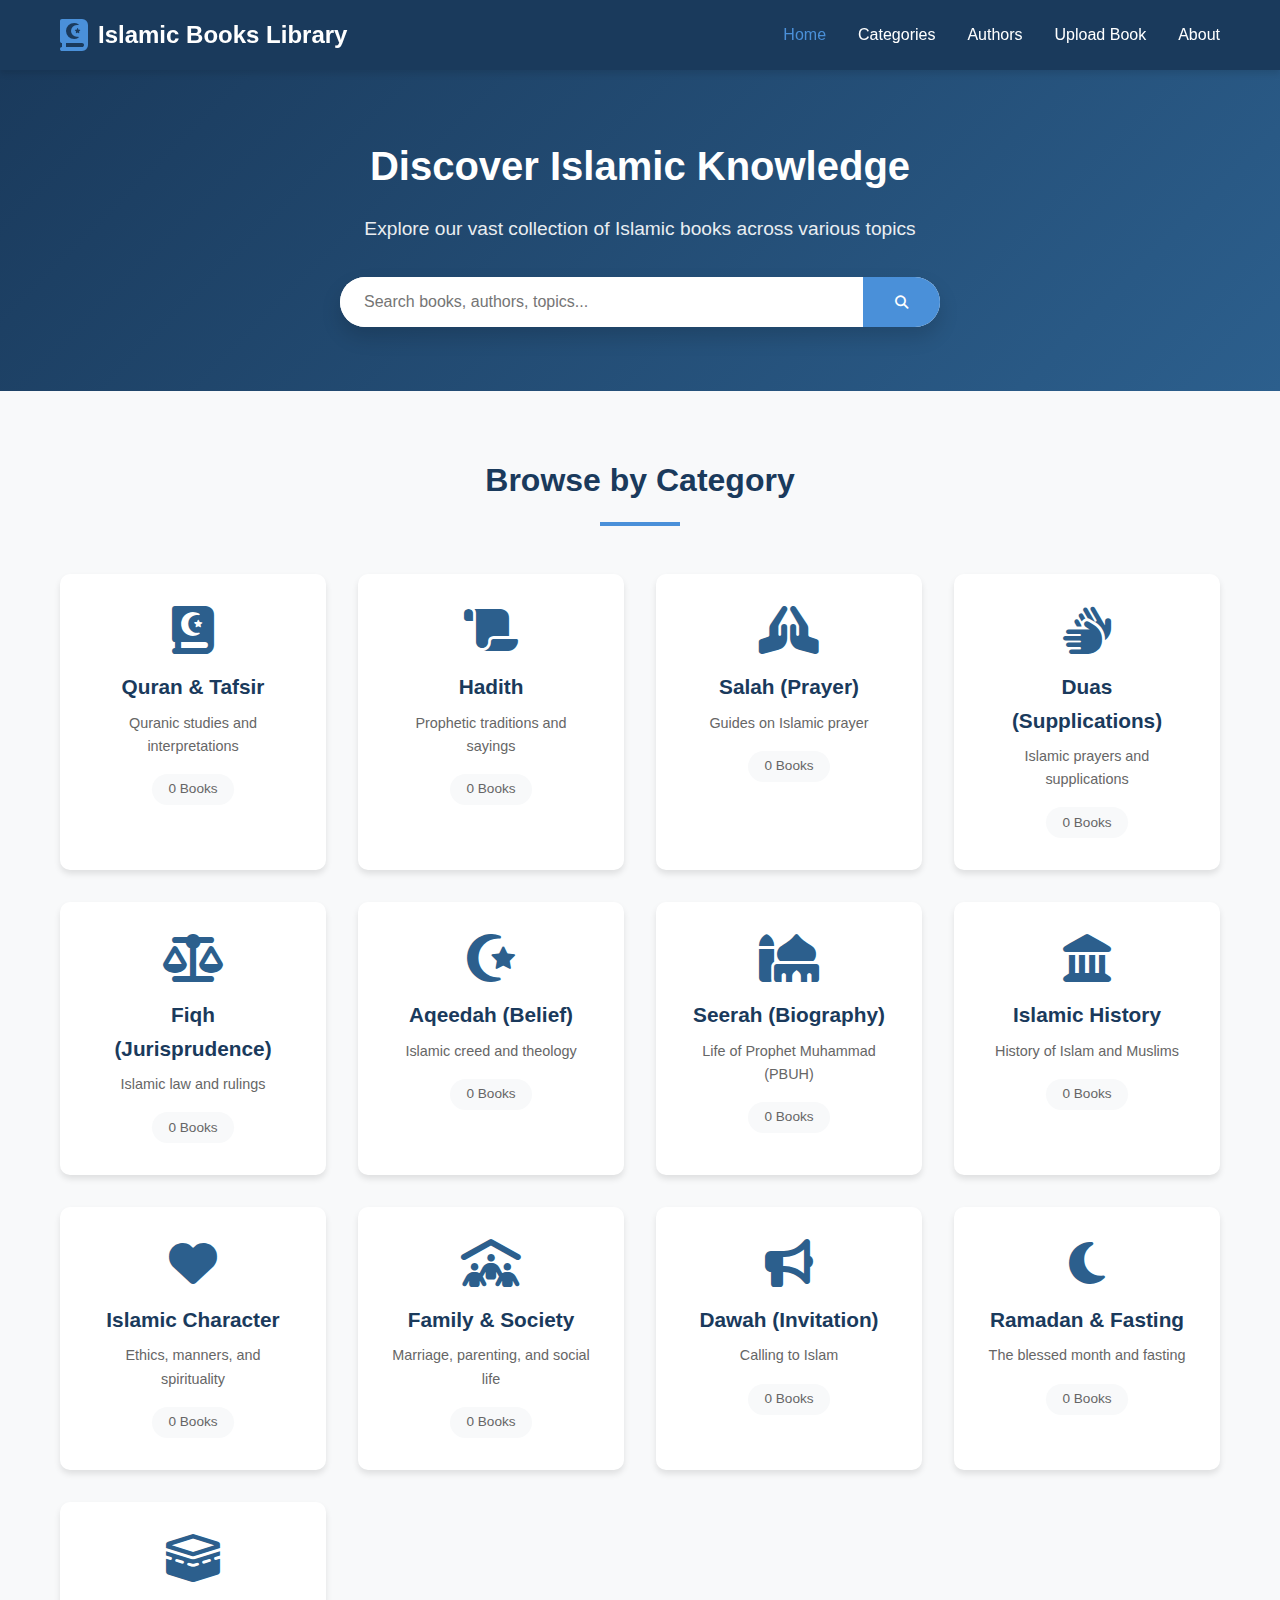
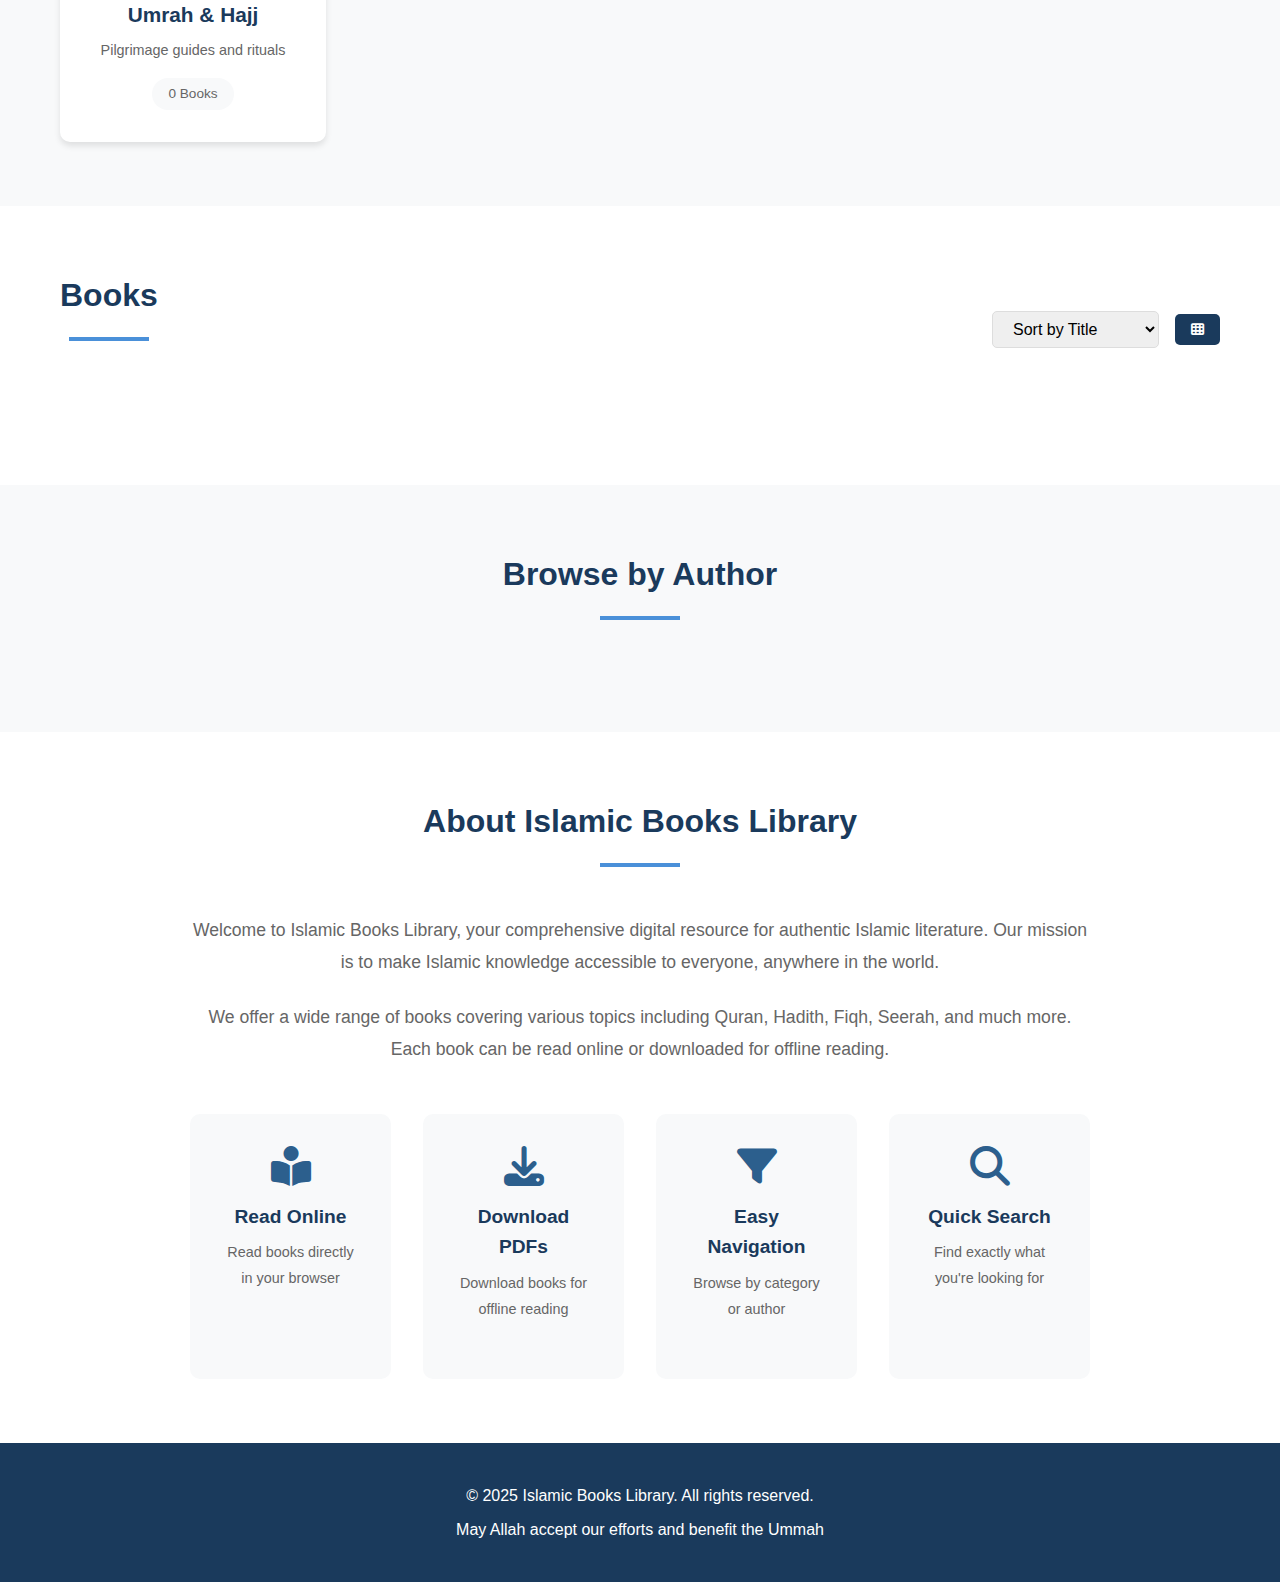
<file: index.html>
<!DOCTYPE html>
<html lang="en" dir="ltr">
<head>
    <meta charset="UTF-8">
    <meta name="viewport" content="width=device-width, initial-scale=1.0">
    <title>Islamic Books Library</title>
    <link rel="stylesheet" href="styles.css">
    <link rel="stylesheet" href="https://cdnjs.cloudflare.com/ajax/libs/font-awesome/6.4.0/css/all.min.css">
</head>
<body>
    <!-- Header -->
    <header>
        <div class="container">
            <div class="logo">
                <i class="fas fa-book-quran"></i>
                <h1>Islamic Books Library</h1>
            </div>
            <nav>
                <ul>
                    <li><a href="#home" class="active">Home</a></li>
                    <li><a href="#categories">Categories</a></li>
                    <li><a href="#authors">Authors</a></li>
                    <li><a href="upload.html">Upload Book</a></li>
                    <li><a href="#about">About</a></li>
                </ul>
            </nav>
        </div>
    </header>

    <!-- Hero Section -->
    <section id="home" class="hero">
        <div class="container">
            <div class="hero-content">
                <h2>Discover Islamic Knowledge</h2>
                <p>Explore our vast collection of Islamic books across various topics</p>
                <div class="search-box">
                    <input type="text" id="searchInput" placeholder="Search books, authors, topics...">
                    <button id="searchBtn"><i class="fas fa-search"></i></button>
                </div>
            </div>
        </div>
    </section>

    <!-- Categories Section -->
    <section id="categories" class="categories">
        <div class="container">
            <h2 class="section-title">Browse by Category</h2>
            <div class="category-grid">
                <div class="category-card" data-category="quran">
                    <i class="fas fa-book-quran"></i>
                    <h3>Quran & Tafsir</h3>
                    <p>Quranic studies and interpretations</p>
                    <span class="book-count">0 Books</span>
                </div>
                <div class="category-card" data-category="hadith">
                    <i class="fas fa-scroll"></i>
                    <h3>Hadith</h3>
                    <p>Prophetic traditions and sayings</p>
                    <span class="book-count">0 Books</span>
                </div>
                <div class="category-card" data-category="salah">
                    <i class="fas fa-hands-praying"></i>
                    <h3>Salah (Prayer)</h3>
                    <p>Guides on Islamic prayer</p>
                    <span class="book-count">0 Books</span>
                </div>
                <div class="category-card" data-category="duas">
                    <i class="fas fa-hands"></i>
                    <h3>Duas (Supplications)</h3>
                    <p>Islamic prayers and supplications</p>
                    <span class="book-count">0 Books</span>
                </div>
                <div class="category-card" data-category="fiqh">
                    <i class="fas fa-balance-scale"></i>
                    <h3>Fiqh (Jurisprudence)</h3>
                    <p>Islamic law and rulings</p>
                    <span class="book-count">0 Books</span>
                </div>
                <div class="category-card" data-category="aqeedah">
                    <i class="fas fa-star-and-crescent"></i>
                    <h3>Aqeedah (Belief)</h3>
                    <p>Islamic creed and theology</p>
                    <span class="book-count">0 Books</span>
                </div>
                <div class="category-card" data-category="seerah">
                    <i class="fas fa-mosque"></i>
                    <h3>Seerah (Biography)</h3>
                    <p>Life of Prophet Muhammad (PBUH)</p>
                    <span class="book-count">0 Books</span>
                </div>
                <div class="category-card" data-category="history">
                    <i class="fas fa-landmark"></i>
                    <h3>Islamic History</h3>
                    <p>History of Islam and Muslims</p>
                    <span class="book-count">0 Books</span>
                </div>
                <div class="category-card" data-category="character">
                    <i class="fas fa-heart"></i>
                    <h3>Islamic Character</h3>
                    <p>Ethics, manners, and spirituality</p>
                    <span class="book-count">0 Books</span>
                </div>
                <div class="category-card" data-category="family">
                    <i class="fas fa-people-roof"></i>
                    <h3>Family & Society</h3>
                    <p>Marriage, parenting, and social life</p>
                    <span class="book-count">0 Books</span>
                </div>
                <div class="category-card" data-category="dawah">
                    <i class="fas fa-bullhorn"></i>
                    <h3>Dawah (Invitation)</h3>
                    <p>Calling to Islam</p>
                    <span class="book-count">0 Books</span>
                </div>
                <div class="category-card" data-category="ramadan">
                    <i class="fas fa-moon"></i>
                    <h3>Ramadan & Fasting</h3>
                    <p>The blessed month and fasting</p>
                    <span class="book-count">0 Books</span>
                </div>
                <div class="category-card" data-category="umrah">
                    <i class="fas fa-kaaba"></i>
                    <h3>Umrah & Hajj</h3>
                    <p>Pilgrimage guides and rituals</p>
                    <span class="book-count">0 Books</span>
                </div>
            </div>
        </div>
    </section>

    <!-- Books Display Section -->
    <section id="books" class="books-section">
        <div class="container">
            <div class="section-header">
                <h2 class="section-title">Books</h2>
                <div class="filter-controls">
                    <select id="sortBy">
                        <option value="title">Sort by Title</option>
                        <option value="author">Sort by Author</option>
                        <option value="recent">Recently Added</option>
                    </select>
                    <button id="viewToggle" class="view-toggle">
                        <i class="fas fa-th"></i>
                    </button>
                </div>
            </div>
            <div id="booksContainer" class="books-grid">
                <!-- Books will be dynamically inserted here -->
            </div>
        </div>
    </section>

    <!-- Authors Section -->
    <section id="authors" class="authors-section">
        <div class="container">
            <h2 class="section-title">Browse by Author</h2>
            <div id="authorsContainer" class="authors-grid">
                <!-- Authors will be dynamically inserted here -->
            </div>
        </div>
    </section>

    <!-- About Section -->
    <section id="about" class="about-section">
        <div class="container">
            <h2 class="section-title">About Islamic Books Library</h2>
            <div class="about-content">
                <p>Welcome to Islamic Books Library, your comprehensive digital resource for authentic Islamic literature. Our mission is to make Islamic knowledge accessible to everyone, anywhere in the world.</p>
                <p>We offer a wide range of books covering various topics including Quran, Hadith, Fiqh, Seerah, and much more. Each book can be read online or downloaded for offline reading.</p>
                <div class="features">
                    <div class="feature">
                        <i class="fas fa-book-reader"></i>
                        <h3>Read Online</h3>
                        <p>Read books directly in your browser</p>
                    </div>
                    <div class="feature">
                        <i class="fas fa-download"></i>
                        <h3>Download PDFs</h3>
                        <p>Download books for offline reading</p>
                    </div>
                    <div class="feature">
                        <i class="fas fa-filter"></i>
                        <h3>Easy Navigation</h3>
                        <p>Browse by category or author</p>
                    </div>
                    <div class="feature">
                        <i class="fas fa-search"></i>
                        <h3>Quick Search</h3>
                        <p>Find exactly what you're looking for</p>
                    </div>
                </div>
            </div>
        </div>
    </section>

    <!-- Book Modal for Reading -->
    <div id="bookModal" class="modal">
        <div class="modal-content">
            <div class="modal-header">
                <h2 id="modalBookTitle"></h2>
                <span class="close">&times;</span>
            </div>
            <div class="modal-body">
                <iframe id="pdfViewer" src=""></iframe>
            </div>
            <div class="modal-footer">
                <button id="downloadBtn" class="btn-primary">
                    <i class="fas fa-download"></i> Download PDF
                </button>
            </div>
        </div>
    </div>

    <!-- Footer -->
    <footer>
        <div class="container">
            <p>&copy; 2025 Islamic Books Library. All rights reserved.</p>
            <p>May Allah accept our efforts and benefit the Ummah</p>
        </div>
    </footer>

    <script src="script.js"></script>
</body>
</html>
</file>
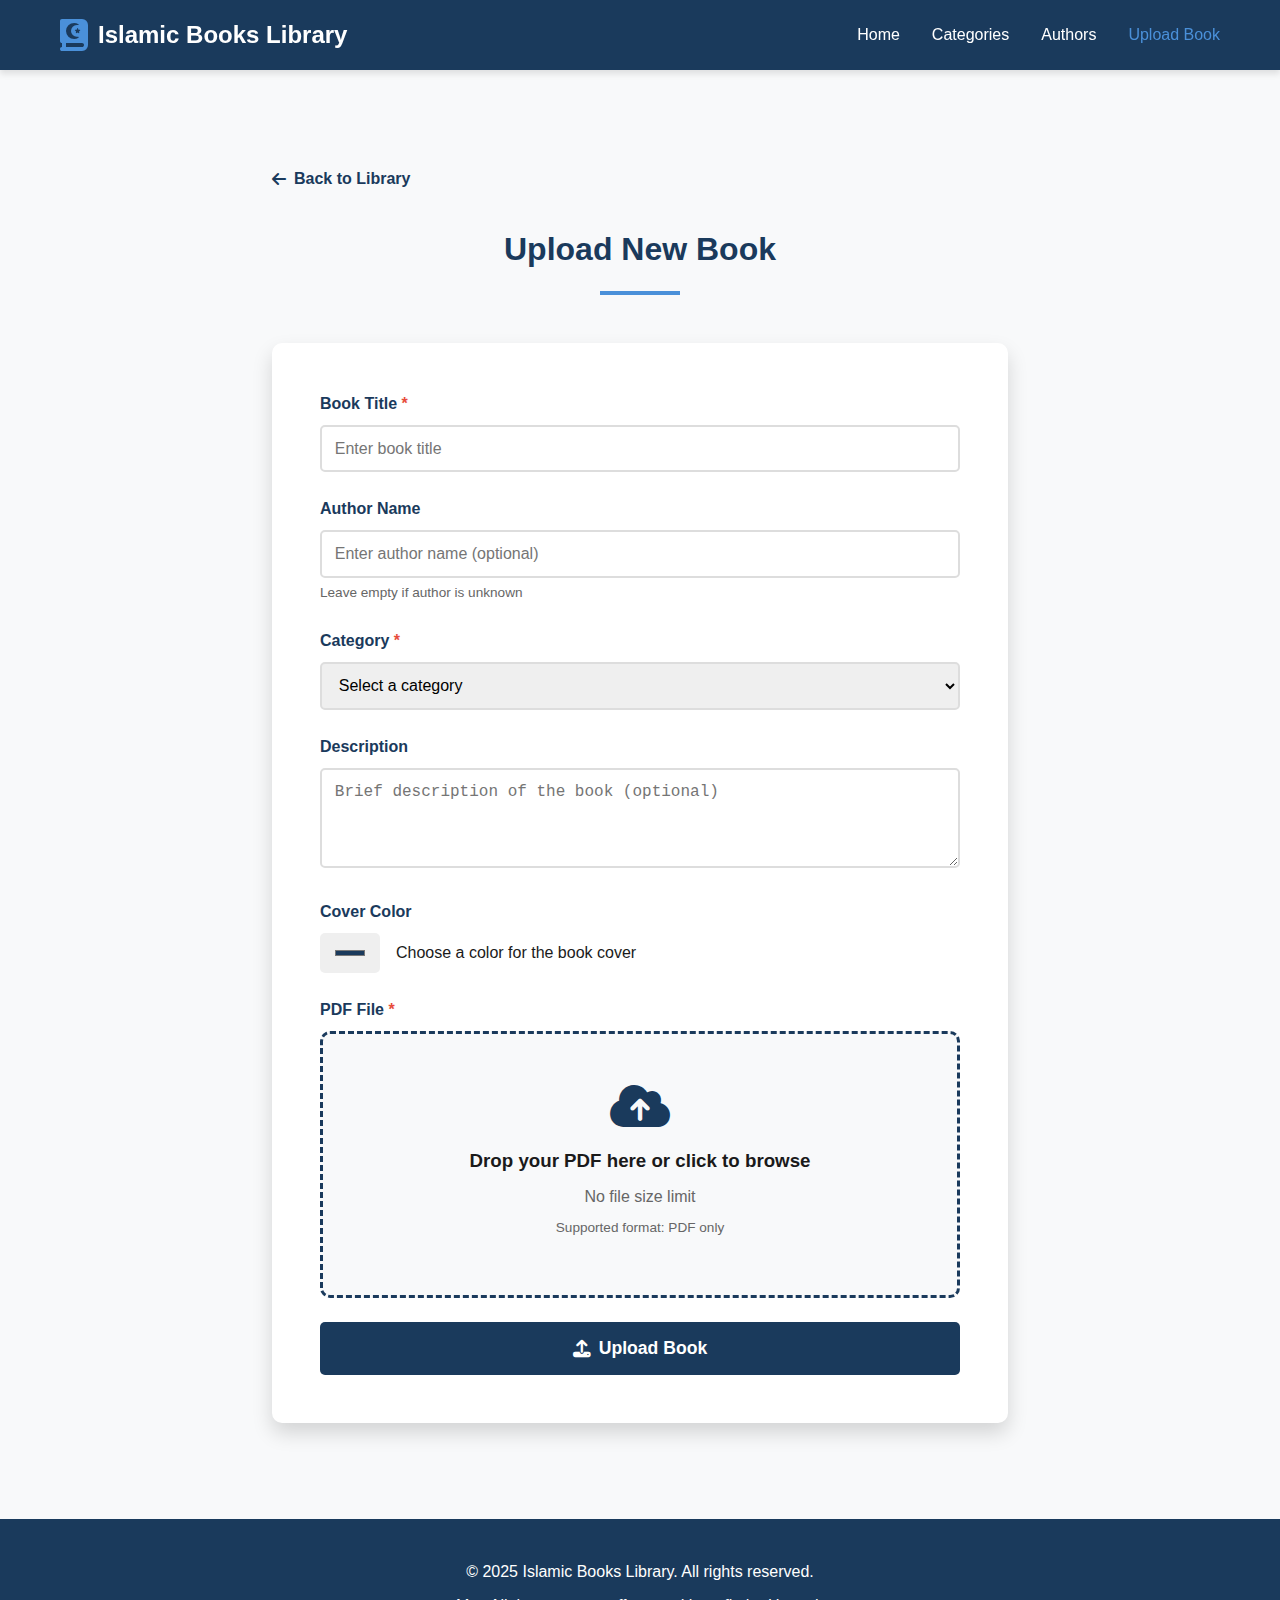
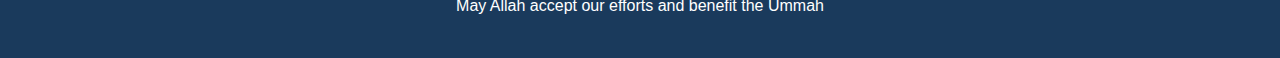
<file: upload.html>
<!DOCTYPE html>
<html lang="en" dir="ltr">
<head>
    <meta charset="UTF-8">
    <meta name="viewport" content="width=device-width, initial-scale=1.0">
    <title>Upload Books - Islamic Books Library</title>
    <link rel="stylesheet" href="styles.css">
    <link rel="stylesheet" href="https://cdnjs.cloudflare.com/ajax/libs/font-awesome/6.4.0/css/all.min.css">
    <style>
        .upload-container {
            max-width: 800px;
            margin: 0 auto;
            padding: 2rem;
        }

        .upload-form {
            background: var(--white);
            padding: 3rem;
            border-radius: 10px;
            box-shadow: var(--shadow-lg);
        }

        .form-group {
            margin-bottom: 1.5rem;
        }

        .form-group label {
            display: block;
            margin-bottom: 0.5rem;
            color: var(--primary-color);
            font-weight: 600;
            font-size: 1rem;
        }

        .form-group label .required {
            color: #e74c3c;
        }

        .form-group input,
        .form-group select,
        .form-group textarea {
            width: 100%;
            padding: 0.8rem;
            border: 2px solid #ddd;
            border-radius: 5px;
            font-size: 1rem;
            transition: border-color 0.3s;
        }

        .form-group input:focus,
        .form-group select:focus,
        .form-group textarea:focus {
            outline: none;
            border-color: var(--primary-color);
        }

        .form-group textarea {
            resize: vertical;
            min-height: 100px;
        }

        .file-upload-area {
            border: 3px dashed var(--primary-color);
            border-radius: 10px;
            padding: 3rem;
            text-align: center;
            background: var(--bg-light);
            cursor: pointer;
            transition: all 0.3s;
        }

        .file-upload-area:hover {
            background: #e8f4f8;
            border-color: var(--secondary-color);
        }

        .file-upload-area.dragover {
            background: #d4e9f7;
            border-color: var(--accent-color);
        }

        .file-upload-area i {
            font-size: 3rem;
            color: var(--primary-color);
            margin-bottom: 1rem;
        }

        .file-upload-area p {
            color: var(--text-light);
            margin: 0.5rem 0;
        }

        .file-input {
            display: none;
        }

        .file-info {
            margin-top: 1rem;
            padding: 1rem;
            background: var(--bg-light);
            border-radius: 5px;
            display: none;
        }

        .file-info.active {
            display: block;
        }

        .file-info .file-name {
            color: var(--primary-color);
            font-weight: 600;
            margin-bottom: 0.5rem;
        }

        .file-info .file-size {
            color: var(--text-light);
            font-size: 0.9rem;
        }

        .color-picker-group {
            display: flex;
            gap: 1rem;
            align-items: center;
        }

        .color-picker-group input[type="color"] {
            width: 60px;
            height: 40px;
            border: none;
            border-radius: 5px;
            cursor: pointer;
        }

        .color-preview {
            width: 100px;
            height: 40px;
            border-radius: 5px;
            border: 2px solid #ddd;
        }

        .btn-submit {
            width: 100%;
            padding: 1rem;
            background: var(--primary-color);
            color: var(--white);
            border: none;
            border-radius: 5px;
            font-size: 1.1rem;
            font-weight: 600;
            cursor: pointer;
            transition: background 0.3s;
            display: flex;
            align-items: center;
            justify-content: center;
            gap: 0.5rem;
        }

        .btn-submit:hover {
            background: var(--secondary-color);
        }

        .btn-submit:disabled {
            background: #ccc;
            cursor: not-allowed;
        }

        .success-message {
            background: #d4edda;
            color: #155724;
            padding: 1rem;
            border-radius: 5px;
            margin-bottom: 1rem;
            display: none;
        }

        .success-message.active {
            display: block;
        }

        .error-message {
            background: #f8d7da;
            color: #721c24;
            padding: 1rem;
            border-radius: 5px;
            margin-bottom: 1rem;
            display: none;
        }

        .error-message.active {
            display: block;
        }

        .back-link {
            display: inline-flex;
            align-items: center;
            gap: 0.5rem;
            color: var(--primary-color);
            text-decoration: none;
            margin-bottom: 2rem;
            font-weight: 600;
            transition: color 0.3s;
        }

        .back-link:hover {
            color: var(--secondary-color);
        }

        .helper-text {
            font-size: 0.85rem;
            color: var(--text-light);
            margin-top: 0.3rem;
        }
    </style>
</head>
<body>
    <!-- Header -->
    <header>
        <div class="container">
            <div class="logo">
                <i class="fas fa-book-quran"></i>
                <h1>Islamic Books Library</h1>
            </div>
            <nav>
                <ul>
                    <li><a href="index.html">Home</a></li>
                    <li><a href="index.html#categories">Categories</a></li>
                    <li><a href="index.html#authors">Authors</a></li>
                    <li><a href="upload.html" class="active">Upload Book</a></li>
                </ul>
            </nav>
        </div>
    </header>

    <!-- Upload Section -->
    <section class="upload-section" style="padding: 4rem 0; background: var(--bg-light); min-height: calc(100vh - 200px);">
        <div class="upload-container">
            <a href="index.html" class="back-link">
                <i class="fas fa-arrow-left"></i> Back to Library
            </a>

            <h2 class="section-title">Upload New Book</h2>

            <div class="success-message" id="successMessage">
                <i class="fas fa-check-circle"></i> Book uploaded successfully!
            </div>

            <div class="error-message" id="errorMessage">
                <i class="fas fa-exclamation-circle"></i> <span id="errorText"></span>
            </div>

            <form class="upload-form" id="uploadForm">
                <!-- Book Title -->
                <div class="form-group">
                    <label for="bookTitle">Book Title <span class="required">*</span></label>
                    <input type="text" id="bookTitle" name="bookTitle" required placeholder="Enter book title">
                </div>

                <!-- Author Name -->
                <div class="form-group">
                    <label for="authorName">Author Name</label>
                    <input type="text" id="authorName" name="authorName" placeholder="Enter author name (optional)">
                    <p class="helper-text">Leave empty if author is unknown</p>
                </div>

                <!-- Category -->
                <div class="form-group">
                    <label for="category">Category <span class="required">*</span></label>
                    <select id="category" name="category" required>
                        <option value="">Select a category</option>
                        <option value="quran">Quran & Tafsir</option>
                        <option value="hadith">Hadith</option>
                        <option value="salah">Salah (Prayer)</option>
                        <option value="duas">Duas (Supplications)</option>
                        <option value="fiqh">Fiqh (Jurisprudence)</option>
                        <option value="aqeedah">Aqeedah (Belief)</option>
                        <option value="seerah">Seerah (Biography)</option>
                        <option value="history">Islamic History</option>
                        <option value="character">Islamic Character</option>
                        <option value="family">Family & Society</option>
                        <option value="dawah">Dawah (Invitation)</option>
                        <option value="ramadan">Ramadan & Fasting</option>
                        <option value="umrah">Umrah & Hajj</option>
                    </select>
                </div>

                <!-- Description -->
                <div class="form-group">
                    <label for="description">Description</label>
                    <textarea id="description" name="description" placeholder="Brief description of the book (optional)"></textarea>
                </div>

                <!-- Cover Color -->
                <div class="form-group">
                    <label for="coverColor">Cover Color</label>
                    <div class="color-picker-group">
                        <input type="color" id="coverColor" name="coverColor" value="#1a3a5c">
                        <span>Choose a color for the book cover</span>
                    </div>
                </div>

                <!-- File Upload -->
                <div class="form-group">
                    <label>PDF File <span class="required">*</span></label>
                    <div class="file-upload-area" id="fileUploadArea">
                        <i class="fas fa-cloud-upload-alt"></i>
                        <h3>Drop your PDF here or click to browse</h3>
                        <p>No file size limit</p>
                        <p class="helper-text">Supported format: PDF only</p>
                    </div>
                    <input type="file" id="pdfFile" name="pdfFile" accept=".pdf" class="file-input" required>
                    <div class="file-info" id="fileInfo">
                        <div class="file-name"><i class="fas fa-file-pdf"></i> <span id="fileName"></span></div>
                        <div class="file-size" id="fileSize"></div>
                    </div>
                </div>

                <!-- Submit Button -->
                <button type="submit" class="btn-submit" id="submitBtn">
                    <i class="fas fa-upload"></i> Upload Book
                </button>
            </form>
        </div>
    </section>

    <!-- Footer -->
    <footer>
        <div class="container">
            <p>&copy; 2025 Islamic Books Library. All rights reserved.</p>
            <p>May Allah accept our efforts and benefit the Ummah</p>
        </div>
    </footer>

    <script src="upload.js"></script>
</body>
</html>
</file>
<file: styles.css>
/* Global Styles */
* {
    margin: 0;
    padding: 0;
    box-sizing: border-box;
}

:root {
    --primary-color: #1a3a5c;
    --secondary-color: #2c5f8d;
    --accent-color: #4a90d9;
    --text-dark: #1a1a1a;
    --text-light: #666;
    --bg-light: #f8f9fa;
    --white: #ffffff;
    --shadow: 0 4px 6px rgba(0, 0, 0, 0.1);
    --shadow-lg: 0 10px 20px rgba(0, 0, 0, 0.15);
}

body {
    font-family: 'Segoe UI', Tahoma, Geneva, Verdana, sans-serif;
    line-height: 1.6;
    color: var(--text-dark);
    background-color: var(--bg-light);
}

.container {
    max-width: 1200px;
    margin: 0 auto;
    padding: 0 20px;
}

/* Header */
header {
    background-color: var(--primary-color);
    color: var(--white);
    padding: 1rem 0;
    position: sticky;
    top: 0;
    z-index: 1000;
    box-shadow: var(--shadow);
}

header .container {
    display: flex;
    justify-content: space-between;
    align-items: center;
}

.logo {
    display: flex;
    align-items: center;
    gap: 10px;
}

.logo i {
    font-size: 2rem;
    color: var(--accent-color);
}

.logo h1 {
    font-size: 1.5rem;
}

nav ul {
    list-style: none;
    display: flex;
    gap: 2rem;
}

nav a {
    color: var(--white);
    text-decoration: none;
    transition: color 0.3s;
    font-weight: 500;
}

nav a:hover,
nav a.active {
    color: var(--accent-color);
}

/* Hero Section */
.hero {
    background: linear-gradient(135deg, var(--primary-color) 0%, var(--secondary-color) 100%);
    color: var(--white);
    padding: 4rem 0;
    text-align: center;
}

.hero-content h2 {
    font-size: 2.5rem;
    margin-bottom: 1rem;
}

.hero-content p {
    font-size: 1.2rem;
    margin-bottom: 2rem;
    opacity: 0.9;
}

.search-box {
    display: flex;
    max-width: 600px;
    margin: 0 auto;
    background: var(--white);
    border-radius: 50px;
    overflow: hidden;
    box-shadow: var(--shadow-lg);
}

.search-box input {
    flex: 1;
    padding: 1rem 1.5rem;
    border: none;
    font-size: 1rem;
    outline: none;
}

.search-box button {
    padding: 1rem 2rem;
    background: var(--accent-color);
    border: none;
    color: var(--white);
    cursor: pointer;
    transition: background 0.3s;
}

.search-box button:hover {
    background: #c49d2e;
}

/* Section Styles */
section {
    padding: 4rem 0;
}

.section-title {
    text-align: center;
    font-size: 2rem;
    margin-bottom: 3rem;
    color: var(--primary-color);
    position: relative;
}

.section-title::after {
    content: '';
    display: block;
    width: 80px;
    height: 4px;
    background: var(--accent-color);
    margin: 1rem auto 0;
}

/* Categories Grid */
.category-grid {
    display: grid;
    grid-template-columns: repeat(auto-fit, minmax(250px, 1fr));
    gap: 2rem;
}

.category-card {
    background: var(--white);
    padding: 2rem;
    border-radius: 10px;
    text-align: center;
    box-shadow: var(--shadow);
    transition: transform 0.3s, box-shadow 0.3s;
    cursor: pointer;
}

.category-card:hover {
    transform: translateY(-5px);
    box-shadow: var(--shadow-lg);
}

.category-card i {
    font-size: 3rem;
    color: var(--secondary-color);
    margin-bottom: 1rem;
}

.category-card h3 {
    font-size: 1.3rem;
    margin-bottom: 0.5rem;
    color: var(--primary-color);
}

.category-card p {
    color: var(--text-light);
    font-size: 0.9rem;
    margin-bottom: 1rem;
}

.book-count {
    display: inline-block;
    background: var(--bg-light);
    padding: 0.3rem 1rem;
    border-radius: 20px;
    font-size: 0.85rem;
    color: var(--text-light);
}

/* Books Section */
.books-section {
    background: var(--white);
}

.section-header {
    display: flex;
    justify-content: space-between;
    align-items: center;
    margin-bottom: 2rem;
}

.filter-controls {
    display: flex;
    gap: 1rem;
    align-items: center;
}

#sortBy {
    padding: 0.5rem 1rem;
    border: 1px solid #ddd;
    border-radius: 5px;
    font-size: 1rem;
    cursor: pointer;
}

.view-toggle {
    padding: 0.5rem 1rem;
    background: var(--primary-color);
    color: var(--white);
    border: none;
    border-radius: 5px;
    cursor: pointer;
    transition: background 0.3s;
}

.view-toggle:hover {
    background: var(--secondary-color);
}

.books-grid {
    display: grid;
    grid-template-columns: repeat(auto-fill, minmax(280px, 1fr));
    gap: 2rem;
}

.book-card {
    background: var(--white);
    border-radius: 10px;
    overflow: hidden;
    box-shadow: var(--shadow);
    transition: transform 0.3s, box-shadow 0.3s;
}

.book-card:hover {
    transform: translateY(-5px);
    box-shadow: var(--shadow-lg);
}

.book-cover {
    height: 300px;
    background: linear-gradient(135deg, var(--primary-color) 0%, var(--secondary-color) 100%);
    display: flex;
    align-items: center;
    justify-content: center;
    color: var(--white);
    font-size: 4rem;
}

.book-info {
    padding: 1.5rem;
}

.book-info h3 {
    font-size: 1.2rem;
    margin-bottom: 0.5rem;
    color: var(--primary-color);
}

.book-author {
    color: var(--text-light);
    font-size: 0.9rem;
    margin-bottom: 0.5rem;
}

.book-category {
    display: inline-block;
    background: var(--bg-light);
    padding: 0.3rem 0.8rem;
    border-radius: 15px;
    font-size: 0.8rem;
    color: var(--secondary-color);
    margin-bottom: 1rem;
}

.book-actions {
    display: flex;
    gap: 0.5rem;
}

.btn-primary,
.btn-secondary {
    flex: 1;
    padding: 0.7rem;
    border: none;
    border-radius: 5px;
    cursor: pointer;
    font-size: 0.9rem;
    transition: all 0.3s;
    display: flex;
    align-items: center;
    justify-content: center;
    gap: 0.5rem;
}

.btn-primary {
    background: var(--primary-color);
    color: var(--white);
}

.btn-primary:hover {
    background: var(--secondary-color);
}

.btn-secondary {
    background: var(--accent-color);
    color: var(--white);
}

.btn-secondary:hover {
    background: #c49d2e;
}

/* Authors Section */
.authors-grid {
    display: grid;
    grid-template-columns: repeat(auto-fill, minmax(200px, 1fr));
    gap: 1.5rem;
}

.author-card {
    background: var(--white);
    padding: 1.5rem;
    border-radius: 10px;
    text-align: center;
    box-shadow: var(--shadow);
    transition: transform 0.3s, box-shadow 0.3s;
    cursor: pointer;
}

.author-card:hover {
    transform: translateY(-5px);
    box-shadow: var(--shadow-lg);
}

.author-avatar {
    width: 80px;
    height: 80px;
    background: var(--primary-color);
    border-radius: 50%;
    margin: 0 auto 1rem;
    display: flex;
    align-items: center;
    justify-content: center;
    color: var(--white);
    font-size: 2rem;
}

.author-card h3 {
    font-size: 1.1rem;
    margin-bottom: 0.5rem;
    color: var(--primary-color);
}

.author-books-count {
    color: var(--text-light);
    font-size: 0.9rem;
}

/* About Section */
.about-section {
    background: var(--white);
}

.about-content {
    max-width: 900px;
    margin: 0 auto;
    text-align: center;
}

.about-content p {
    font-size: 1.1rem;
    color: var(--text-light);
    margin-bottom: 1.5rem;
    line-height: 1.8;
}

.features {
    display: grid;
    grid-template-columns: repeat(auto-fit, minmax(200px, 1fr));
    gap: 2rem;
    margin-top: 3rem;
}

.feature {
    padding: 2rem;
    background: var(--bg-light);
    border-radius: 10px;
}

.feature i {
    font-size: 2.5rem;
    color: var(--secondary-color);
    margin-bottom: 1rem;
}

.feature h3 {
    font-size: 1.2rem;
    margin-bottom: 0.5rem;
    color: var(--primary-color);
}

.feature p {
    font-size: 0.9rem;
    color: var(--text-light);
}

/* Modal */
.modal {
    display: none;
    position: fixed;
    z-index: 2000;
    left: 0;
    top: 0;
    width: 100%;
    height: 100%;
    background-color: rgba(0, 0, 0, 0.8);
}

.modal-content {
    background-color: var(--white);
    margin: 2% auto;
    width: 90%;
    max-width: 1000px;
    height: 90vh;
    border-radius: 10px;
    display: flex;
    flex-direction: column;
}

.modal-header {
    padding: 1.5rem;
    background: var(--primary-color);
    color: var(--white);
    border-radius: 10px 10px 0 0;
    display: flex;
    justify-content: space-between;
    align-items: center;
}

.modal-header h2 {
    font-size: 1.5rem;
}

.close {
    font-size: 2rem;
    cursor: pointer;
    transition: color 0.3s;
}

.close:hover {
    color: var(--accent-color);
}

.modal-body {
    flex: 1;
    overflow: hidden;
}

#pdfViewer {
    width: 100%;
    height: 100%;
    border: none;
}

.modal-footer {
    padding: 1rem 1.5rem;
    background: var(--bg-light);
    border-radius: 0 0 10px 10px;
    text-align: center;
}

/* Footer */
footer {
    background: var(--primary-color);
    color: var(--white);
    text-align: center;
    padding: 2rem 0;
}

footer p {
    margin: 0.5rem 0;
}

/* Responsive Design */
@media (max-width: 768px) {
    header .container {
        flex-direction: column;
        gap: 1rem;
    }

    nav ul {
        gap: 1rem;
    }

    .hero-content h2 {
        font-size: 1.8rem;
    }

    .hero-content p {
        font-size: 1rem;
    }

    .category-grid,
    .books-grid,
    .authors-grid {
        grid-template-columns: repeat(auto-fit, minmax(200px, 1fr));
        gap: 1rem;
    }

    .section-header {
        flex-direction: column;
        gap: 1rem;
    }

    .modal-content {
        width: 95%;
        height: 95vh;
    }
}

/* Empty State */
.empty-state {
    text-align: center;
    padding: 3rem;
    color: var(--text-light);
}

.empty-state i {
    font-size: 4rem;
    margin-bottom: 1rem;
    opacity: 0.5;
}

.empty-state h3 {
    font-size: 1.5rem;
    margin-bottom: 0.5rem;
}

.empty-state p {
    font-size: 1rem;
}

/* Loading Animation */
.loading {
    display: inline-block;
    width: 50px;
    height: 50px;
    border: 3px solid rgba(0, 0, 0, 0.1);
    border-radius: 50%;
    border-top-color: var(--primary-color);
    animation: spin 1s ease-in-out infinite;
}

@keyframes spin {
    to { transform: rotate(360deg); }
}
</file>
